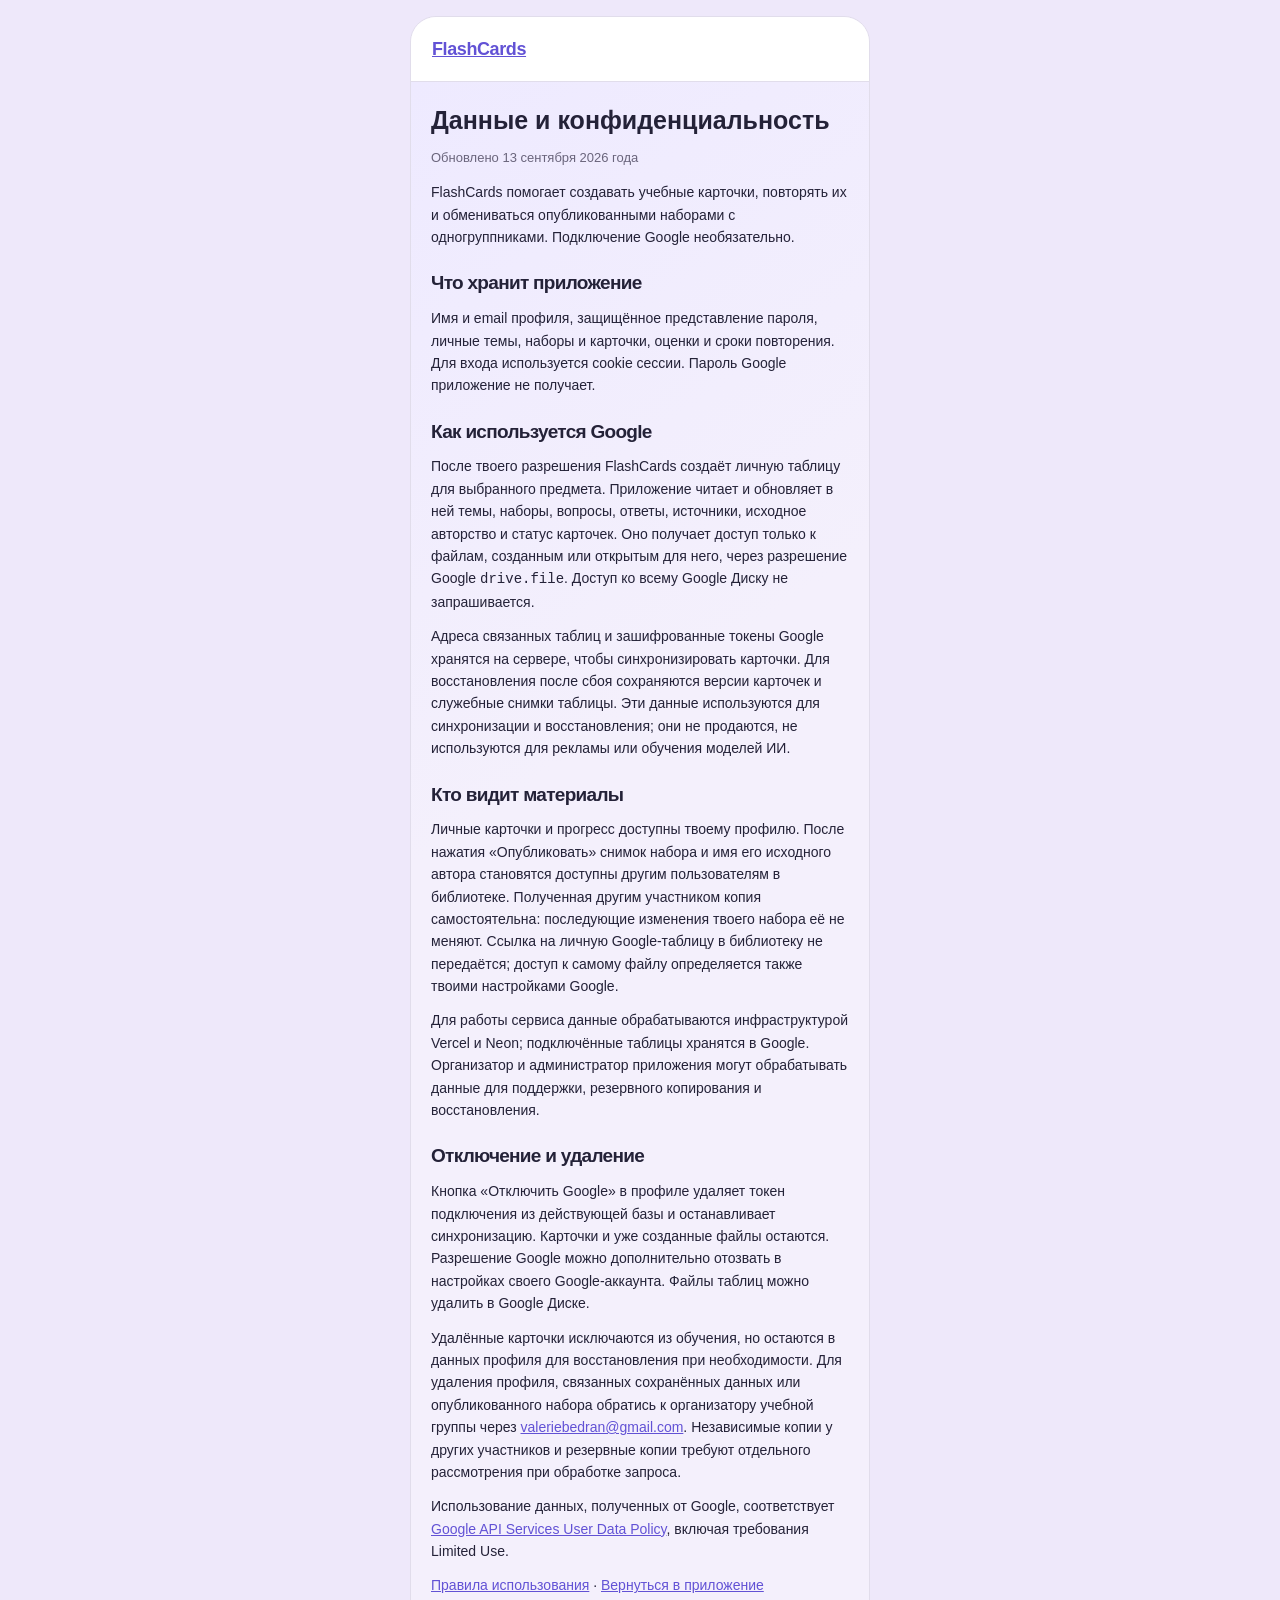
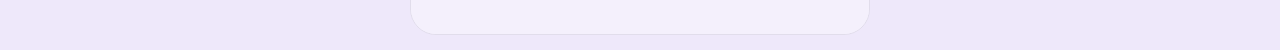
<file: privacy.html>
<!doctype html>
<html lang="ru">
<head><meta charset="utf-8"><meta name="viewport" content="width=device-width, initial-scale=1, viewport-fit=cover">
<title>Данные и конфиденциальность — FlashCards</title><link rel="stylesheet" href="/assets/app.css"></head>
<body><div id="fc-tree-mock"><div class="fc-device"><header class="fc-header"><a class="fc-brand" href="/">FlashCards</a></header>
<main class="fc-main fc-legal">
<h1>Данные и конфиденциальность</h1><p class="fc-muted">Обновлено 13 сентября 2026 года</p>
<p>FlashCards помогает создавать учебные карточки, повторять их и обмениваться опубликованными наборами с одногруппниками. Подключение Google необязательно.</p>
<h2>Что хранит приложение</h2>
<p>Имя и email профиля, защищённое представление пароля, личные темы, наборы и карточки, оценки и сроки повторения. Для входа используется cookie сессии. Пароль Google приложение не получает.</p>
<h2>Как используется Google</h2>
<p>После твоего разрешения FlashCards создаёт личную таблицу для выбранного предмета. Приложение читает и обновляет в ней темы, наборы, вопросы, ответы, источники, исходное авторство и статус карточек. Оно получает доступ только к файлам, созданным или открытым для него, через разрешение Google <code>drive.file</code>. Доступ ко всему Google Диску не запрашивается.</p>
<p>Адреса связанных таблиц и зашифрованные токены Google хранятся на сервере, чтобы синхронизировать карточки. Для восстановления после сбоя сохраняются версии карточек и служебные снимки таблицы. Эти данные используются для синхронизации и восстановления; они не продаются, не используются для рекламы или обучения моделей ИИ.</p>
<h2>Кто видит материалы</h2>
<p>Личные карточки и прогресс доступны твоему профилю. После нажатия «Опубликовать» снимок набора и имя его исходного автора становятся доступны другим пользователям в библиотеке. Полученная другим участником копия самостоятельна: последующие изменения твоего набора её не меняют. Ссылка на личную Google-таблицу в библиотеку не передаётся; доступ к самому файлу определяется также твоими настройками Google.</p>
<p>Для работы сервиса данные обрабатываются инфраструктурой Vercel и Neon; подключённые таблицы хранятся в Google. Организатор и администратор приложения могут обрабатывать данные для поддержки, резервного копирования и восстановления.</p>
<h2>Отключение и удаление</h2>
<p>Кнопка «Отключить Google» в профиле удаляет токен подключения из действующей базы и останавливает синхронизацию. Карточки и уже созданные файлы остаются. Разрешение Google можно дополнительно отозвать в настройках своего Google-аккаунта. Файлы таблиц можно удалить в Google Диске.</p>
<p>Удалённые карточки исключаются из обучения, но остаются в данных профиля для восстановления при необходимости. Для удаления профиля, связанных сохранённых данных или опубликованного набора обратись к организатору учебной группы через <a href="mailto:valeriebedran@gmail.com">valeriebedran@gmail.com</a>. Независимые копии у других участников и резервные копии требуют отдельного рассмотрения при обработке запроса.</p>
<p>Использование данных, полученных от Google, соответствует <a href="https://developers.google.com/terms/api-services-user-data-policy">Google API Services User Data Policy</a>, включая требования Limited Use.</p>
<p><a href="/terms">Правила использования</a> · <a href="/">Вернуться в приложение</a></p>
</main></div></div></body></html>
</file>
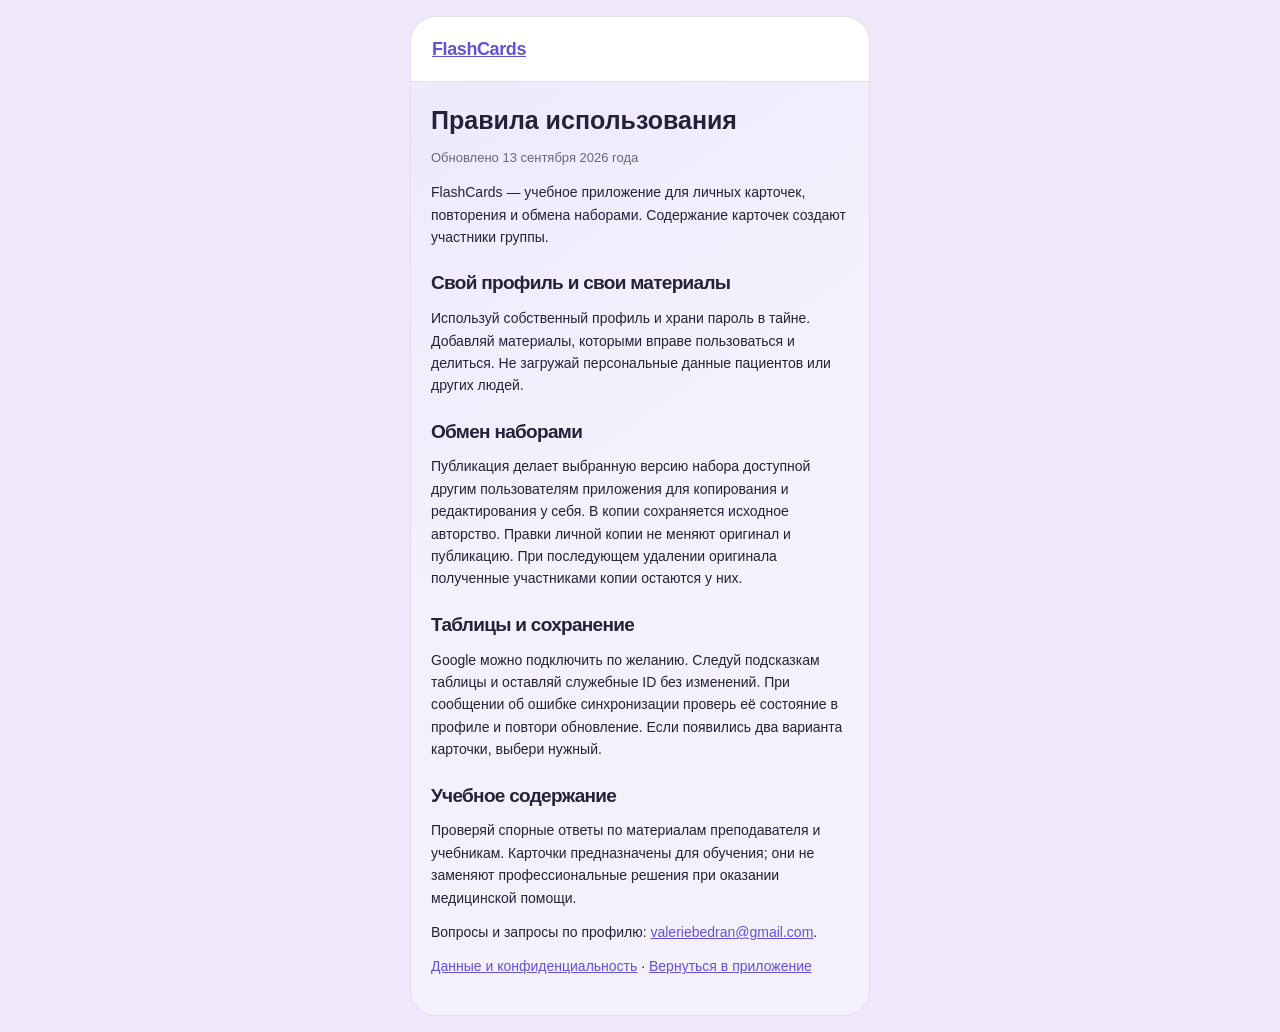
<file: terms.html>
<!doctype html>
<html lang="ru">
<head><meta charset="utf-8"><meta name="viewport" content="width=device-width, initial-scale=1, viewport-fit=cover">
<title>Правила использования — FlashCards</title><link rel="stylesheet" href="/assets/app.css"></head>
<body><div id="fc-tree-mock"><div class="fc-device"><header class="fc-header"><a class="fc-brand" href="/">FlashCards</a></header>
<main class="fc-main fc-legal">
<h1>Правила использования</h1><p class="fc-muted">Обновлено 13 сентября 2026 года</p>
<p>FlashCards — учебное приложение для личных карточек, повторения и обмена наборами. Содержание карточек создают участники группы.</p>
<h2>Свой профиль и свои материалы</h2>
<p>Используй собственный профиль и храни пароль в тайне. Добавляй материалы, которыми вправе пользоваться и делиться. Не загружай персональные данные пациентов или других людей.</p>
<h2>Обмен наборами</h2>
<p>Публикация делает выбранную версию набора доступной другим пользователям приложения для копирования и редактирования у себя. В копии сохраняется исходное авторство. Правки личной копии не меняют оригинал и публикацию. При последующем удалении оригинала полученные участниками копии остаются у них.</p>
<h2>Таблицы и сохранение</h2>
<p>Google можно подключить по желанию. Следуй подсказкам таблицы и оставляй служебные ID без изменений. При сообщении об ошибке синхронизации проверь её состояние в профиле и повтори обновление. Если появились два варианта карточки, выбери нужный.</p>
<h2>Учебное содержание</h2>
<p>Проверяй спорные ответы по материалам преподавателя и учебникам. Карточки предназначены для обучения; они не заменяют профессиональные решения при оказании медицинской помощи.</p>
<p>Вопросы и запросы по профилю: <a href="mailto:valeriebedran@gmail.com">valeriebedran@gmail.com</a>.</p>
<p><a href="/privacy">Данные и конфиденциальность</a> · <a href="/">Вернуться в приложение</a></p>
</main></div></div></body></html>
</file>
<file: assets/app.css>
#fc-tree-mock{--fc-ink:light-dark(#242238,#f2efff);--fc-muted:light-dark(#6a657c,#b8b2cd);--fc-panel:light-dark(#ffffff,#282436);--fc-soft:light-dark(#f1edff,#38304f);--fc-line:light-dark(#e1ddeb,#4c435f);--fc-accent:light-dark(#6252d5,#b3a4ff);--fc-on-accent:light-dark(#ffffff,#211740);--fc-page:light-dark(#f4f0fc,#201c2c);--fc-success:light-dark(#237747,#8ee5b0);color:var(--fc-ink);font-family:-apple-system,BlinkMacSystemFont,"Segoe UI",sans-serif;font-size:14px;line-height:1.45;width:100%;max-width:460px;margin:0 auto;color-scheme:inherit}
#fc-tree-mock *{box-sizing:border-box}
#fc-tree-mock button,#fc-tree-mock input,#fc-tree-mock select,#fc-tree-mock textarea{font:inherit;color:inherit}
#fc-tree-mock button{cursor:pointer}
#fc-tree-mock button:disabled{cursor:default;opacity:.55}
#fc-tree-mock .fc-device{background:var(--fc-page);border:1px solid var(--fc-line);border-radius:26px;overflow:hidden}
#fc-tree-mock .fc-header{display:flex;align-items:center;justify-content:space-between;padding:19px 21px;border-bottom:1px solid var(--fc-line);background:var(--fc-panel)}
#fc-tree-mock .fc-brand{display:flex;align-items:center;gap:10px;font-size:18px;font-weight:600;letter-spacing:-.4px}
#fc-tree-mock .fc-symbol{width:31px;height:31px;background:var(--fc-soft);color:var(--fc-accent);border-radius:10px;display:grid;place-items:center}
#fc-tree-mock svg{width:20px;height:20px;fill:none;stroke:currentColor;stroke-width:1.7;stroke-linecap:round;stroke-linejoin:round;flex-shrink:0}
#fc-tree-mock .fc-avatar{border:0;border-radius:50%;background:var(--fc-soft);color:var(--fc-accent);width:38px;height:38px;font-weight:600}
#fc-tree-mock .fc-main{padding:23px 20px 25px;min-height:490px;background:linear-gradient(145deg,light-dark(#eeeaff,#292236),var(--fc-page) 42%)}
#fc-tree-mock h2{font-size:24px;line-height:1.2;letter-spacing:-.7px;font-weight:600;margin:0 0 6px}
#fc-tree-mock h3{font-size:17px;font-weight:600;line-height:1.35;margin:0}
#fc-tree-mock p{margin:0}
#fc-tree-mock .fc-muted{color:var(--fc-muted);font-size:13px}
#fc-tree-mock .fc-kicker{font-size:12px;color:var(--fc-muted);margin:21px 0 10px}
#fc-tree-mock .fc-segment{display:grid;grid-template-columns:1fr 1fr;background:var(--fc-soft);padding:4px;gap:4px;border-radius:14px;margin:20px 0}
#fc-tree-mock .fc-segment button{background:none;border:0;min-height:41px;border-radius:10px;padding:8px 5px;font-size:13px;font-weight:500}
#fc-tree-mock .fc-segment button[aria-pressed=true]{background:var(--fc-panel);color:var(--fc-accent);box-shadow:0 1px 4px light-dark(#34255e14,#00000030)}
#fc-tree-mock .fc-crumbs{display:flex;gap:4px;align-items:center;flex-wrap:wrap;margin:0 0 14px;font-size:12px;color:var(--fc-muted)}
#fc-tree-mock .fc-crumbs button{border:0;background:none;color:var(--fc-accent);padding:7px 0;min-height:32px}
#fc-tree-mock .fc-crumbs span{padding:0 3px}
#fc-tree-mock .fc-scope{background:var(--fc-panel);border:1px solid var(--fc-line);border-radius:18px;padding:17px}
#fc-tree-mock .fc-scope-head{display:flex;gap:12px;align-items:flex-start;justify-content:space-between;margin-bottom:15px}
#fc-tree-mock .fc-count{font-variant-numeric:tabular-nums;font-size:30px;line-height:1.1;letter-spacing:-1px;color:var(--fc-accent);font-weight:600;flex-shrink:0}
#fc-tree-mock .fc-primary{display:flex;align-items:center;justify-content:center;gap:8px;border:0;width:100%;border-radius:13px;min-height:46px;padding:11px 13px;background:var(--fc-accent);color:var(--fc-on-accent);font-weight:500;font-size:14px;text-align:center}
#fc-tree-mock .fc-secondary{border:1px solid var(--fc-line);background:var(--fc-panel);border-radius:12px;min-height:42px;padding:9px 12px;font-size:13px}
#fc-tree-mock .fc-profile-action{display:block;width:100%;min-height:46px;margin-top:16px;text-align:center}
#fc-tree-mock .fc-logout-action{margin-top:22px}
#fc-tree-mock .fc-link{border:0;background:none;color:var(--fc-accent);padding:9px 2px;min-height:40px;font-size:13px}
#fc-tree-mock .fc-list{display:grid;gap:9px}
#fc-tree-mock .fc-row{width:100%;display:flex;align-items:center;gap:12px;text-align:left;background:var(--fc-panel);border:1px solid var(--fc-line);border-radius:15px;padding:15px 14px;min-height:68px}
#fc-tree-mock .fc-row-text{flex:1;min-width:0}
#fc-tree-mock .fc-row strong{display:block;font-size:15px;font-weight:500;overflow-wrap:anywhere}
#fc-tree-mock .fc-row small{display:block;color:var(--fc-muted);font-size:12px;margin-top:3px}
#fc-tree-mock .fc-row-count{font-size:16px;font-weight:500;color:var(--fc-accent);font-variant-numeric:tabular-nums}
#fc-tree-mock .fc-chevron{width:15px;height:15px;color:var(--fc-muted)}
#fc-tree-mock[data-layout=rows] .fc-list{gap:0;background:var(--fc-panel);border-radius:14px;overflow:hidden;border:1px solid var(--fc-line)}
#fc-tree-mock[data-layout=rows] .fc-row{border:0;border-bottom:1px solid var(--fc-line);border-radius:0}
#fc-tree-mock[data-layout=rows] .fc-row:last-child{border-bottom:0}
#fc-tree-mock .fc-nav{display:grid;grid-template-columns:repeat(4,1fr);padding:9px 6px 10px;background:var(--fc-panel);border-top:1px solid var(--fc-line);gap:1px}
#fc-tree-mock .fc-nav button{display:flex;flex-direction:column;align-items:center;justify-content:center;gap:5px;min-height:54px;border:0;background:none;color:var(--fc-muted);border-radius:11px;padding:6px 2px;font-size:11px}
#fc-tree-mock .fc-nav button[aria-current=page]{background:var(--fc-soft);color:var(--fc-accent)}
#fc-tree-mock .fc-panel{background:var(--fc-panel);border:1px solid var(--fc-line);border-radius:17px;padding:16px;margin-top:13px}
#fc-tree-mock .fc-topic-title{border:0;background:none;padding:0;color:var(--fc-accent);font-weight:inherit;text-align:left;overflow-wrap:anywhere;text-decoration:underline;text-underline-offset:3px}
#fc-tree-mock .fc-line{display:flex;align-items:center;justify-content:space-between;gap:12px;flex-wrap:wrap}
#fc-tree-mock .fc-tag{display:inline-block;padding:3px 7px;border-radius:6px;background:var(--fc-soft);font-size:11px;color:var(--fc-accent)}
#fc-tree-mock .fc-actions{display:flex;gap:8px;margin-top:14px;flex-wrap:wrap}
#fc-tree-mock .fc-actions>*{flex:1}
#fc-tree-mock .fc-note{margin-top:13px;font-size:13px;color:var(--fc-success)}
#fc-tree-mock .fc-flash{border:1px solid var(--fc-line);border-radius:22px;min-height:210px;background:var(--fc-panel);width:100%;text-align:center;padding:28px 22px;font-size:20px;line-height:1.4;margin:20px 0 14px;display:flex;align-items:center;justify-content:center}
#fc-tree-mock .fc-ratings{display:grid;grid-template-columns:repeat(3,minmax(0,1fr));gap:9px}
#fc-tree-mock .fc-ratings button{min-width:0;min-height:49px;padding:8px 4px;border:1px solid var(--fc-rating-edge);border-radius:12px 12px 8px 8px;background:var(--fc-rating-bg);color:var(--fc-rating-ink);box-shadow:0 4px 0 var(--fc-rating-shadow);font-size:12px;font-weight:600;line-height:1.2;text-align:center;overflow-wrap:anywhere}
#fc-tree-mock .fc-ratings button:focus-visible{outline:3px solid var(--fc-accent);outline-offset:5px}
#fc-tree-mock .fc-ratings button:disabled{box-shadow:none}
#fc-tree-mock .fc-empty{padding:17px 0 6px}
#fc-tree-mock label{display:block;margin:13px 0 6px;font-size:13px}
#fc-tree-mock input,#fc-tree-mock select{width:100%;border:1px solid var(--fc-line);background:var(--fc-panel);border-radius:10px;padding:10px;font-size:16px;min-width:0}
#fc-tree-mock .fc-table{margin-top:12px;border:1px solid var(--fc-line);border-radius:11px;overflow:hidden}
#fc-tree-mock .fc-table-row{display:grid;grid-template-columns:minmax(0,1.35fr) minmax(0,1fr);gap:10px;padding:10px;font-size:12px;border-bottom:1px solid var(--fc-line);overflow-wrap:anywhere}
#fc-tree-mock .fc-table-row:last-child{border-bottom:0}
#fc-tree-mock .fc-table-head{background:var(--fc-soft);font-weight:500}
@media(max-width:370px){#fc-tree-mock .fc-main{padding:20px 14px}#fc-tree-mock .fc-header{padding:15px}#fc-tree-mock h2{font-size:22px}#fc-tree-mock .fc-row{gap:9px;padding:13px 11px}#fc-tree-mock .fc-ratings button{font-size:11px}}
@media(pointer:coarse){#fc-tree-mock button{min-height:44px}#fc-tree-mock .fc-avatar{width:44px}#fc-tree-mock .fc-crumbs{gap:8px}}

:root{color-scheme:light dark}body{margin:0;padding:16px;background:light-dark(#eee8fa,#191621)}
#fc-tree-mock textarea{width:100%;min-height:110px;resize:vertical;border:1px solid var(--fc-line);border-radius:10px;padding:10px;background:var(--fc-panel);font-size:16px}
#fc-tree-mock .fc-message{padding:12px 15px;background:var(--fc-panel);border-bottom:1px solid var(--fc-line);font-size:13px;overflow-wrap:anywhere}
#fc-tree-mock .fc-error{color:light-dark(#a3213b,#ffadb9)}
#fc-tree-mock .fc-scroll-text{white-space:pre-wrap;overflow-wrap:anywhere;text-align:left}
#fc-tree-mock .fc-flash{white-space:pre-wrap;overflow-wrap:anywhere}
#fc-tree-mock .fc-nav[hidden],#fc-tree-mock [hidden]{display:none}
#fc-tree-mock .fc-field-error{color:light-dark(#a3213b,#ffadb9);margin-top:10px}
#fc-tree-mock a{color:var(--fc-accent);overflow-wrap:anywhere}
#fc-tree-mock .fc-status{margin-top:7px;font-size:12px;color:var(--fc-muted)}
#fc-tree-mock .fc-progress{display:flex;gap:10px;flex-wrap:wrap;margin-top:12px;color:var(--fc-muted);font-size:12px}
#fc-tree-mock dialog{width:calc(100% - 32px);max-width:440px;max-height:90dvh;overflow:auto;background:var(--fc-panel);color:var(--fc-ink);border:1px solid var(--fc-line);border-radius:20px;padding:20px}
#fc-tree-mock dialog::backdrop{background:#0007}#fc-tree-mock .fc-body{white-space:pre-wrap;overflow-wrap:anywhere;font-size:14px;margin-top:10px}
#fc-tree-mock h3,#fc-tree-mock h2{overflow-wrap:anywhere}
@media(max-width:370px){body{padding:8px}#fc-tree-mock .fc-nav button{font-size:11px}}
@media(prefers-reduced-motion:reduce){*{scroll-behavior:auto!important}}
#fc-tree-mock .fc-legal h1{font-size:25px;line-height:1.25;margin:0 0 12px}
#fc-tree-mock .fc-legal h2{font-size:19px;margin:24px 0 10px}
#fc-tree-mock .fc-legal p{margin:12px 0;line-height:1.6;overflow-wrap:anywhere}
#fc-tree-mock .fc-legal a,#fc-tree-mock .fc-policy-links a{color:var(--fc-accent)}
#fc-tree-mock .fc-policy-links{display:flex;gap:12px;flex-wrap:wrap;font-size:12px;margin-top:22px;line-height:1.5}

/* Shared semantic rating colors in both appearances. */
#fc-tree-mock{--fc-green-bg:light-dark(#e1f1e7,#233c33);--fc-green-ink:light-dark(#21633d,#a0e4b9);--fc-red-bg:light-dark(#f9e4e8,#482c39);--fc-red-ink:light-dark(#963649,#ffb0bd);--fc-yellow-bg:light-dark(#fbefc9,#453d2a);--fc-yellow-ink:light-dark(#765615,#f2d889)}
#fc-tree-mock .fc-rating-know{background:var(--fc-green-bg);color:var(--fc-green-ink)}
#fc-tree-mock .fc-rating-dontknow{background:var(--fc-red-bg);color:var(--fc-red-ink)}
#fc-tree-mock .fc-rating-unsure{background:var(--fc-yellow-bg);color:var(--fc-yellow-ink)}
#fc-tree-mock .fc-ratings .fc-rating-dontknow{--fc-rating-bg:light-dark(#e8aaa5,#a75f62);--fc-rating-ink:light-dark(#51282d,#fff7f3);--fc-rating-edge:light-dark(#cf8b88,#c47777);--fc-rating-shadow:light-dark(#c17e7c,#704449)}
#fc-tree-mock .fc-ratings .fc-rating-unsure{--fc-rating-bg:light-dark(#f1d589,#b79252);--fc-rating-ink:light-dark(#4b391d,#271d10);--fc-rating-edge:light-dark(#dbbb68,#c6a362);--fc-rating-shadow:light-dark(#c6a454,#765b35)}
#fc-tree-mock .fc-ratings .fc-rating-know{--fc-rating-bg:light-dark(#a8d1bd,#68a68a);--fc-rating-ink:light-dark(#214537,#102b20);--fc-rating-edge:light-dark(#84b89e,#86b99e);--fc-rating-shadow:light-dark(#74a98d,#447663)}
#fc-tree-mock .fc-progress span{padding:5px 8px;border-radius:8px}
#fc-tree-mock .fc-flash{flex-direction:column;gap:16px;padding:22px 16px;white-space:normal}
#fc-tree-mock .fc-flash>div{white-space:pre-wrap}
#fc-tree-mock .fc-image{display:block;width:100%;padding:10px;border:1px solid var(--fc-line);border-radius:14px;background:var(--fc-soft);margin:12px 0;color:var(--fc-accent);font-size:12px}
#fc-tree-mock .fc-image img{display:block;width:100%;max-height:320px;object-fit:contain;margin-bottom:8px;border-radius:8px}
#fc-tree-mock #image-viewer{max-width:1000px}
#fc-tree-mock #image-viewer img{display:block;width:100%;height:auto;margin-top:18px}
#fc-tree-mock .fc-card-info{margin-top:18px;color:var(--fc-muted);font-size:12px;overflow-wrap:anywhere}
#fc-tree-mock .fc-card-info summary{cursor:pointer;padding:10px 0}
#fc-tree-mock .fc-completion-art{height:180px;display:grid;place-items:center;margin-bottom:24px}
#fc-tree-mock .fc-completion-check{display:block;width:240px;max-width:100%;height:180px;overflow:visible;fill:none;stroke-linecap:square;stroke-linejoin:bevel}
#fc-tree-mock .fc-check-pen{stroke:#fff;stroke-width:56;stroke-dasharray:1;stroke-dashoffset:1;animation:fc-draw-check 1s ease-in-out forwards}
@keyframes fc-draw-check{to{stroke-dashoffset:0}}
#fc-tree-mock .fc-check-shadow{stroke:light-dark(#43745d,#285540);stroke-width:27;transform:translateY(15px)}
#fc-tree-mock .fc-check-face{stroke:light-dark(#2b9b65,#56c98d);stroke-width:27}
#fc-tree-mock .fc-check-light{stroke:light-dark(#9ce9b9,#a7efc3);stroke-width:7;transform:translateY(-7px)}
@media(prefers-reduced-motion:reduce){#fc-tree-mock .fc-check-pen{animation:none;stroke-dashoffset:0}}

/* On phones the application occupies the browser viewport instead of a framed mock device. */
@media(max-width:600px){
  body{padding:0}
  #fc-tree-mock{max-width:none;min-height:100vh;min-height:100dvh}
  #fc-tree-mock .fc-device{min-height:100vh;min-height:100dvh;display:flex;flex-direction:column;border:0;border-radius:0}
  #fc-tree-mock .fc-header{padding-top:calc(19px + env(safe-area-inset-top))}
  #fc-tree-mock .fc-main{flex:1;min-height:0}
  #fc-tree-mock .fc-nav{padding-bottom:calc(10px + env(safe-area-inset-bottom))}
}

@media (display-mode:standalone) and (pointer:coarse){
  body{padding:0}
  #fc-tree-mock{max-width:none;height:100vh;height:100dvh;min-height:0;overflow:hidden}
  #fc-tree-mock .fc-device{height:100%;min-height:0;border:0;border-radius:0}
  #fc-tree-mock .fc-header{flex-shrink:0;padding-top:calc(19px + env(safe-area-inset-top));padding-left:calc(21px + env(safe-area-inset-left));padding-right:calc(21px + env(safe-area-inset-right))}
  #fc-tree-mock .fc-main{flex:1;min-height:0;padding-left:calc(20px + env(safe-area-inset-left));padding-right:calc(20px + env(safe-area-inset-right))}
  #fc-tree-mock .fc-nav{flex-shrink:0;padding-left:calc(6px + env(safe-area-inset-left));padding-right:calc(6px + env(safe-area-inset-right));padding-bottom:calc(10px + env(safe-area-inset-bottom))}
  #fc-tree-mock .fc-main{overflow-y:auto;overscroll-behavior-y:contain;-webkit-overflow-scrolling:touch}
}
</file>
